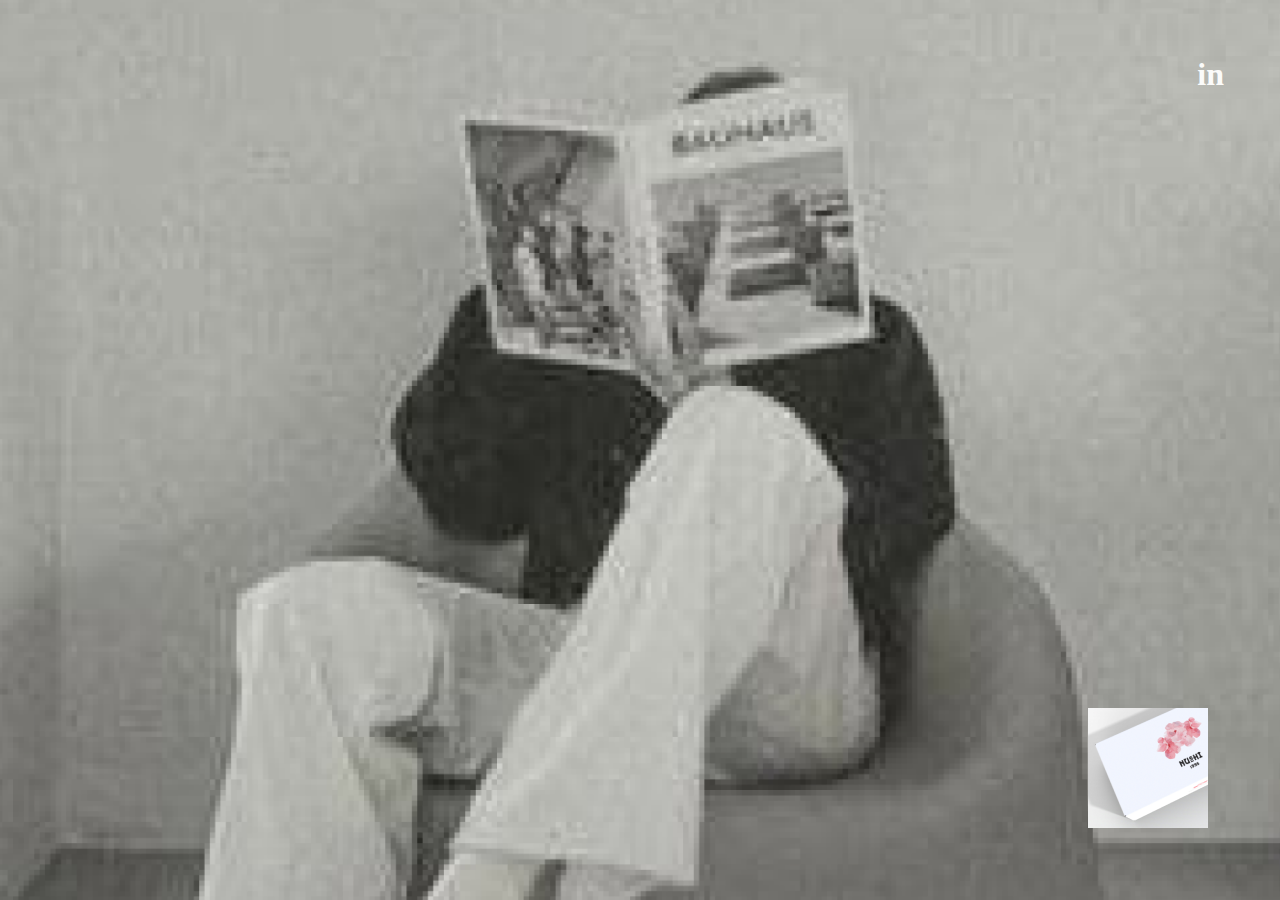
<file: webpage/index.html>
<!DOCTYPE html>
<html lang="en">
<head>
  <meta charset="UTF-8">
  <meta name="viewport" content="width=device-width, initial-scale=1.0">
  <title>Fabijan Nushi</title>
  <link rel="stylesheet" href="index.css">
</head>
<body>
  <img src="./assets/background.png" alt="background" class="cover">
  <a class="in">in</a>
  <a class="box" href="./menu/index.html">
    <img src="./assets/box-cherry.png" alt="background" class="box">
  </a>
</body>
</html>
</file>
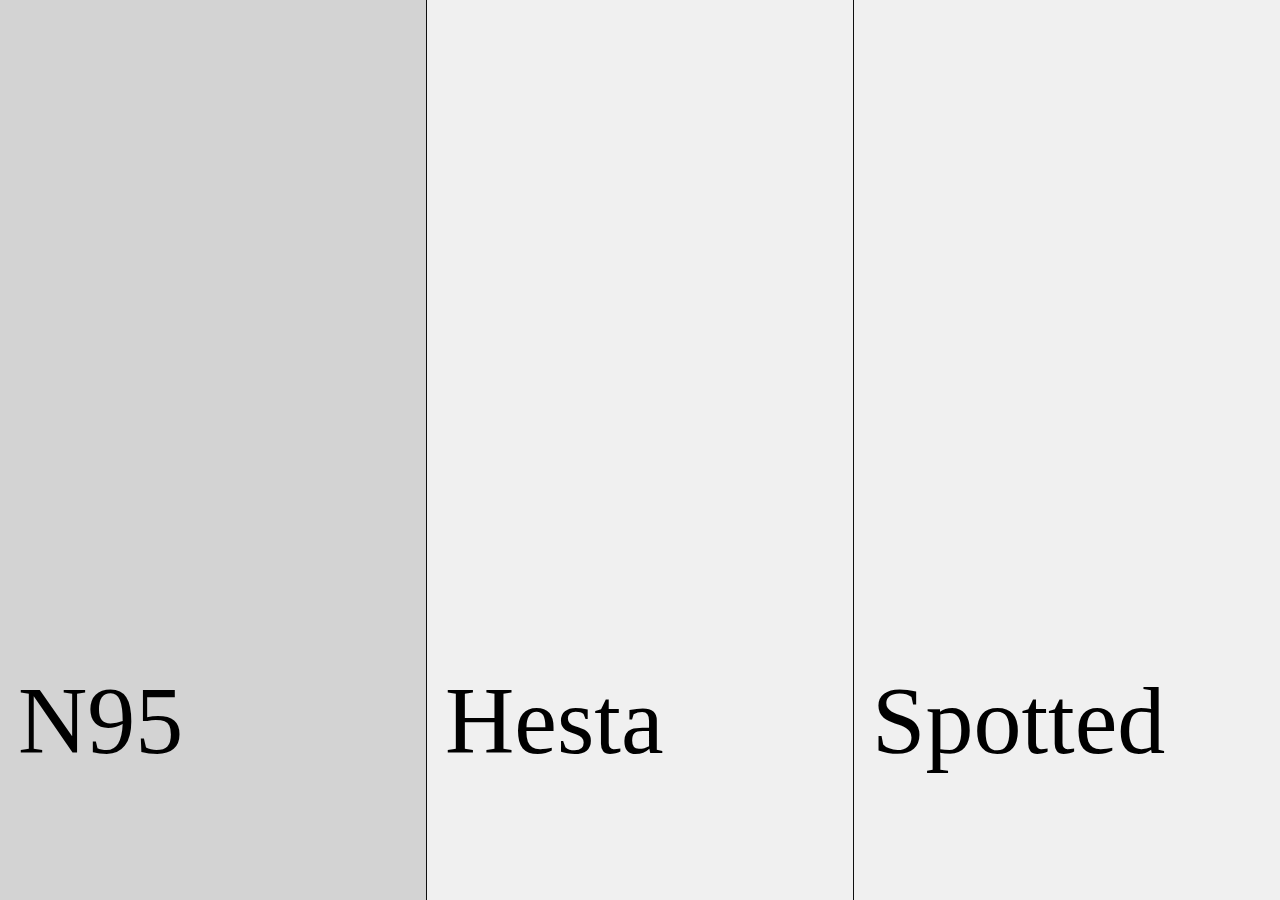
<file: webpage/menu/index.html>
<!DOCTYPE html>
<html lang="en">
<head>
    <meta charset="UTF-8">
    <meta name="viewport" content="width=device-width, initial-scale=1.0">
    <title>Fabijan Nushi</title>
    <link rel="stylesheet" href="menu.css">
</head>
<body>
    <a class="column n95" href="../n95/index.html">
      <div class="label">n95</div>
      <img src="./images/n95.png" alt="bg" class="bg">
    </a>
    <a class="column hesta" href="../hesta/index.html">
      <div class="label">hesta</div>
      <img src="./images/hesta.png" alt="bg" class="bg">
    </a>
    <a class="column spotted" href="../spotted/index.html">
      <div class="label">spotted</div>
      <img src="./images/spotted.png" alt="bg" class="bg" width="1316" height="740">
    </a>
</body>
</html>
</file>
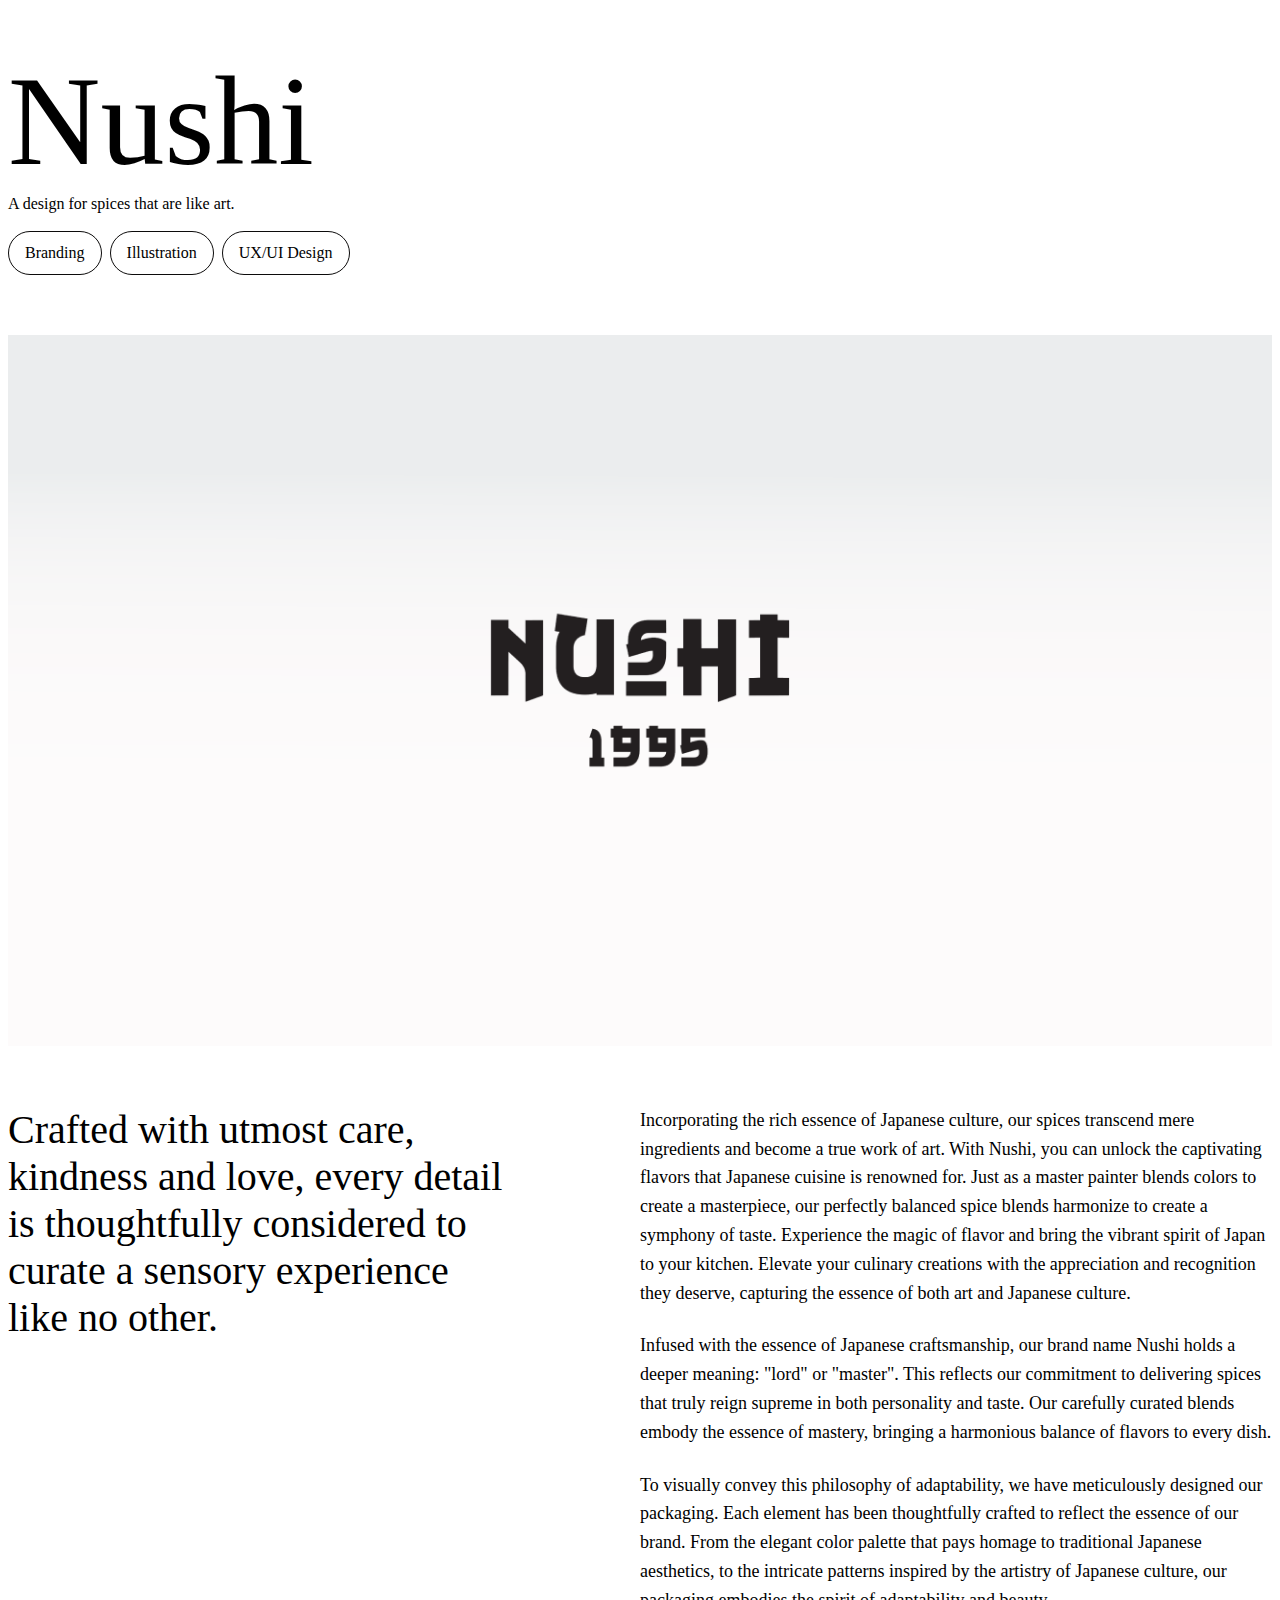
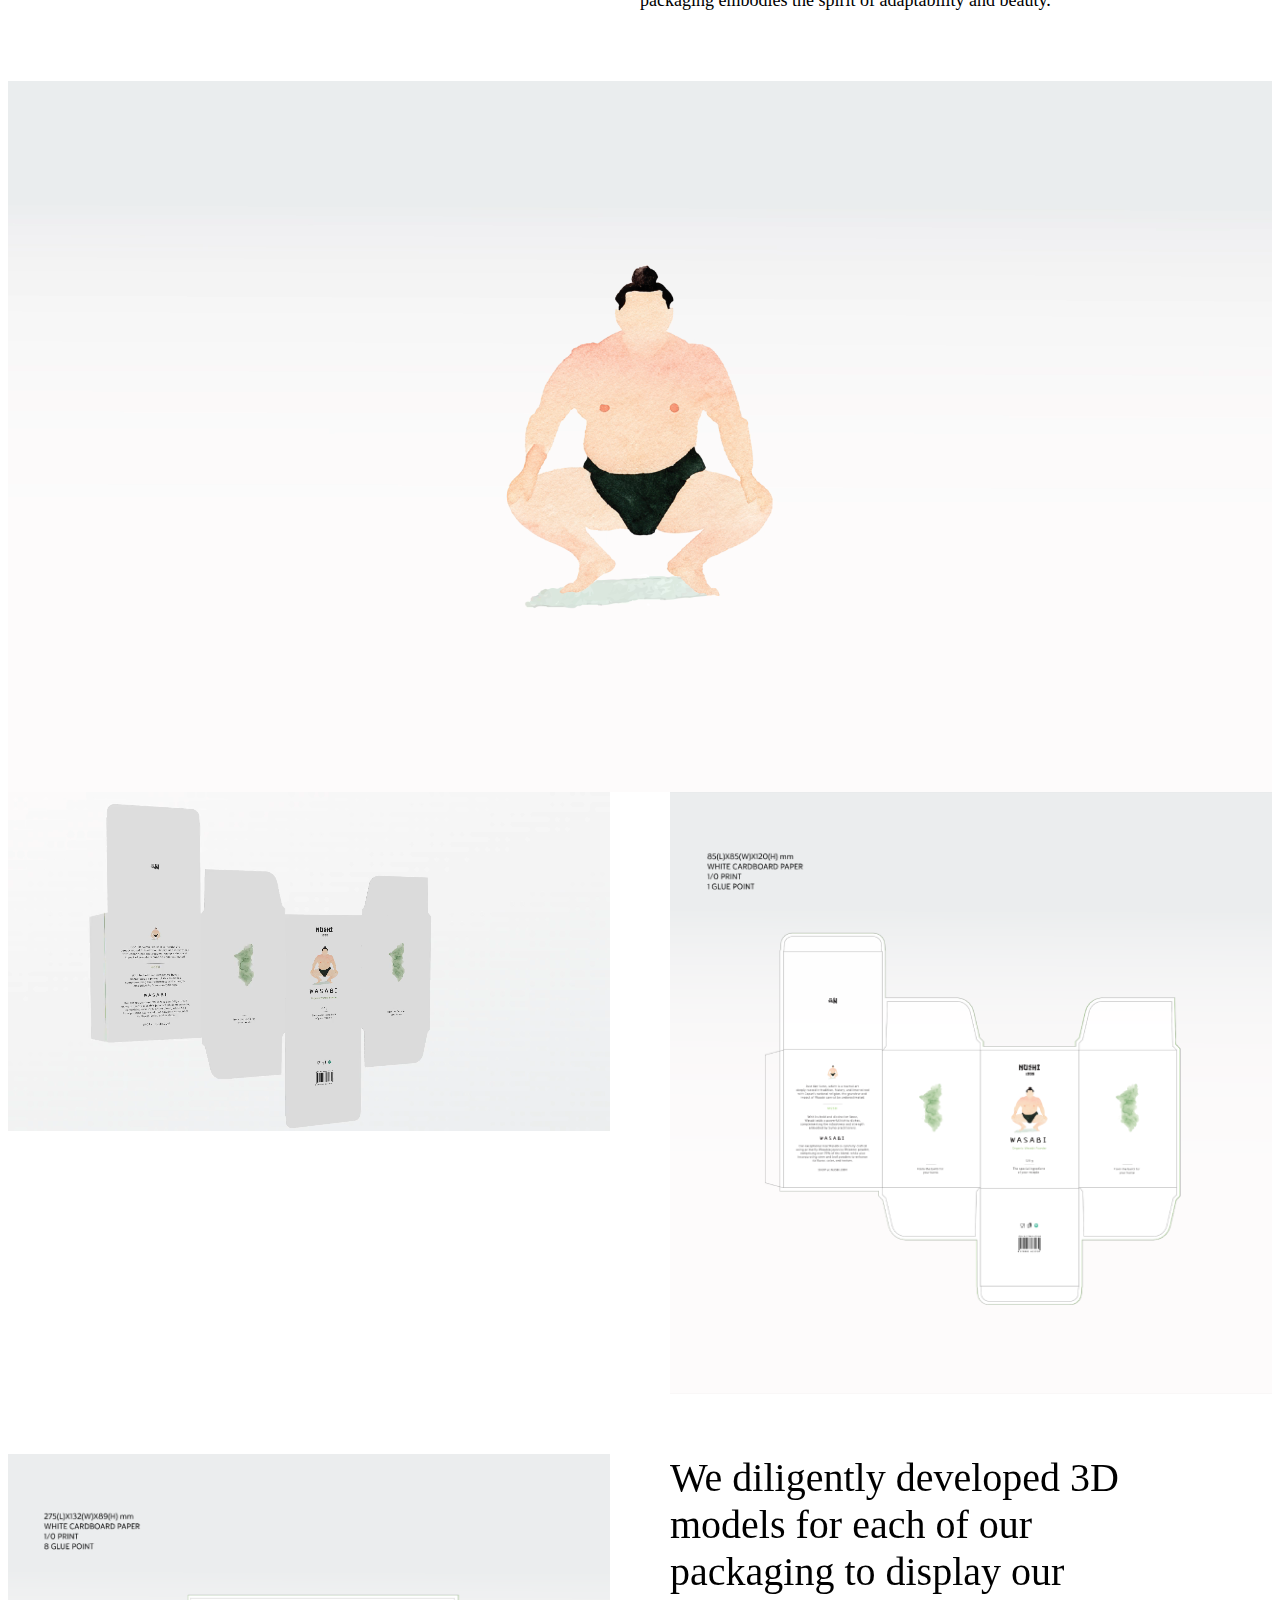
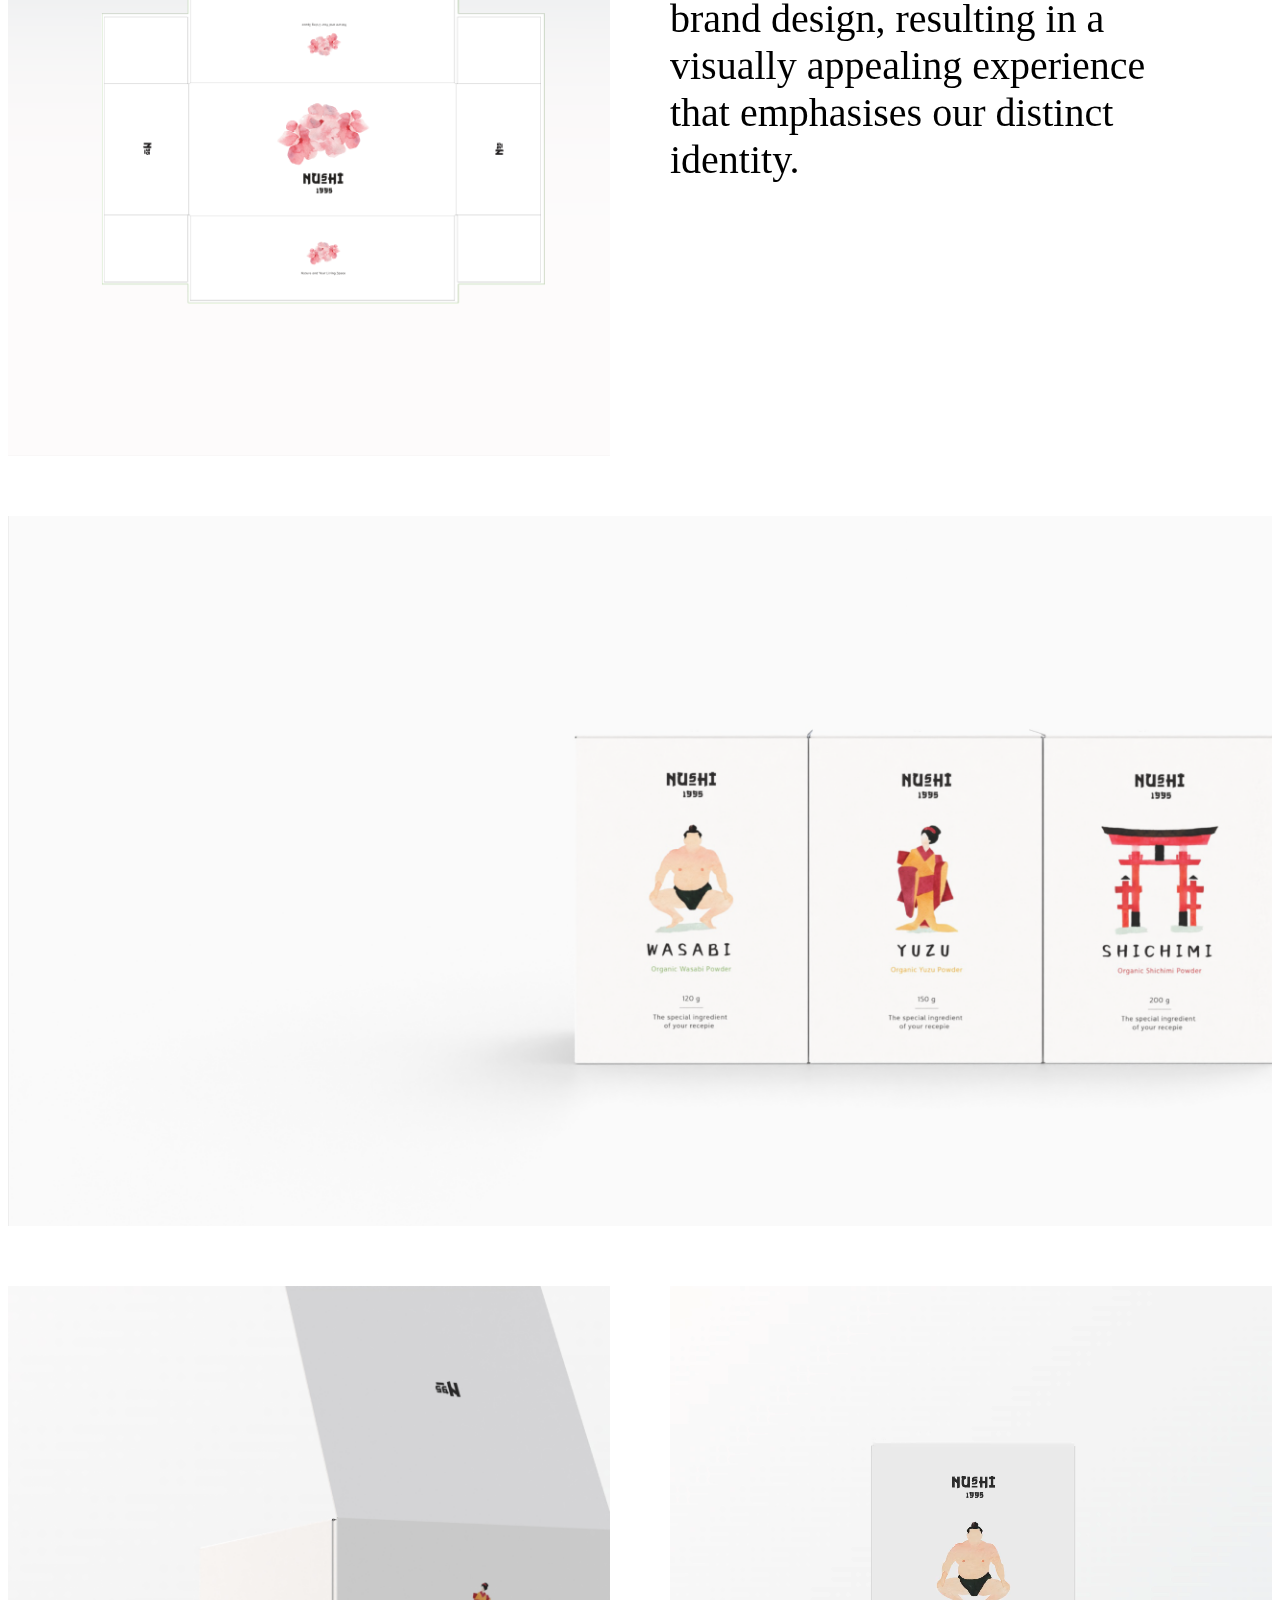
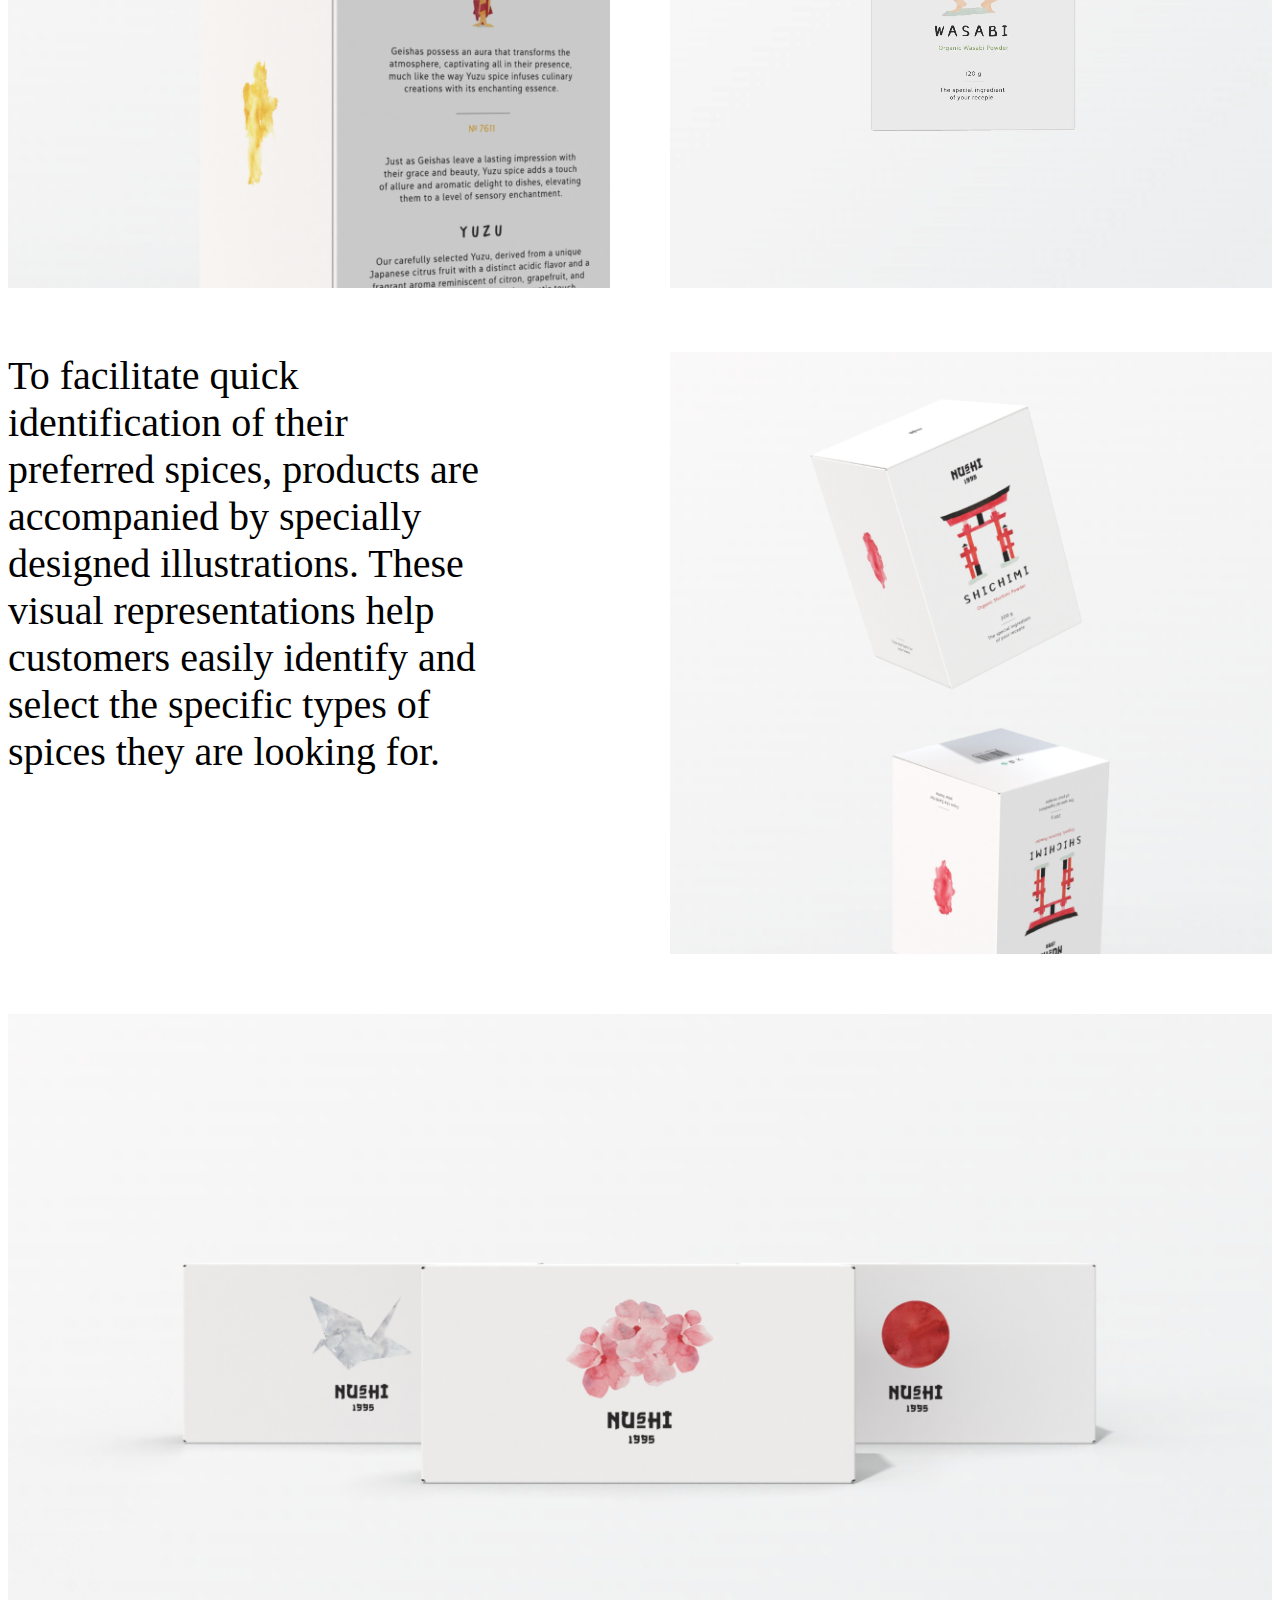
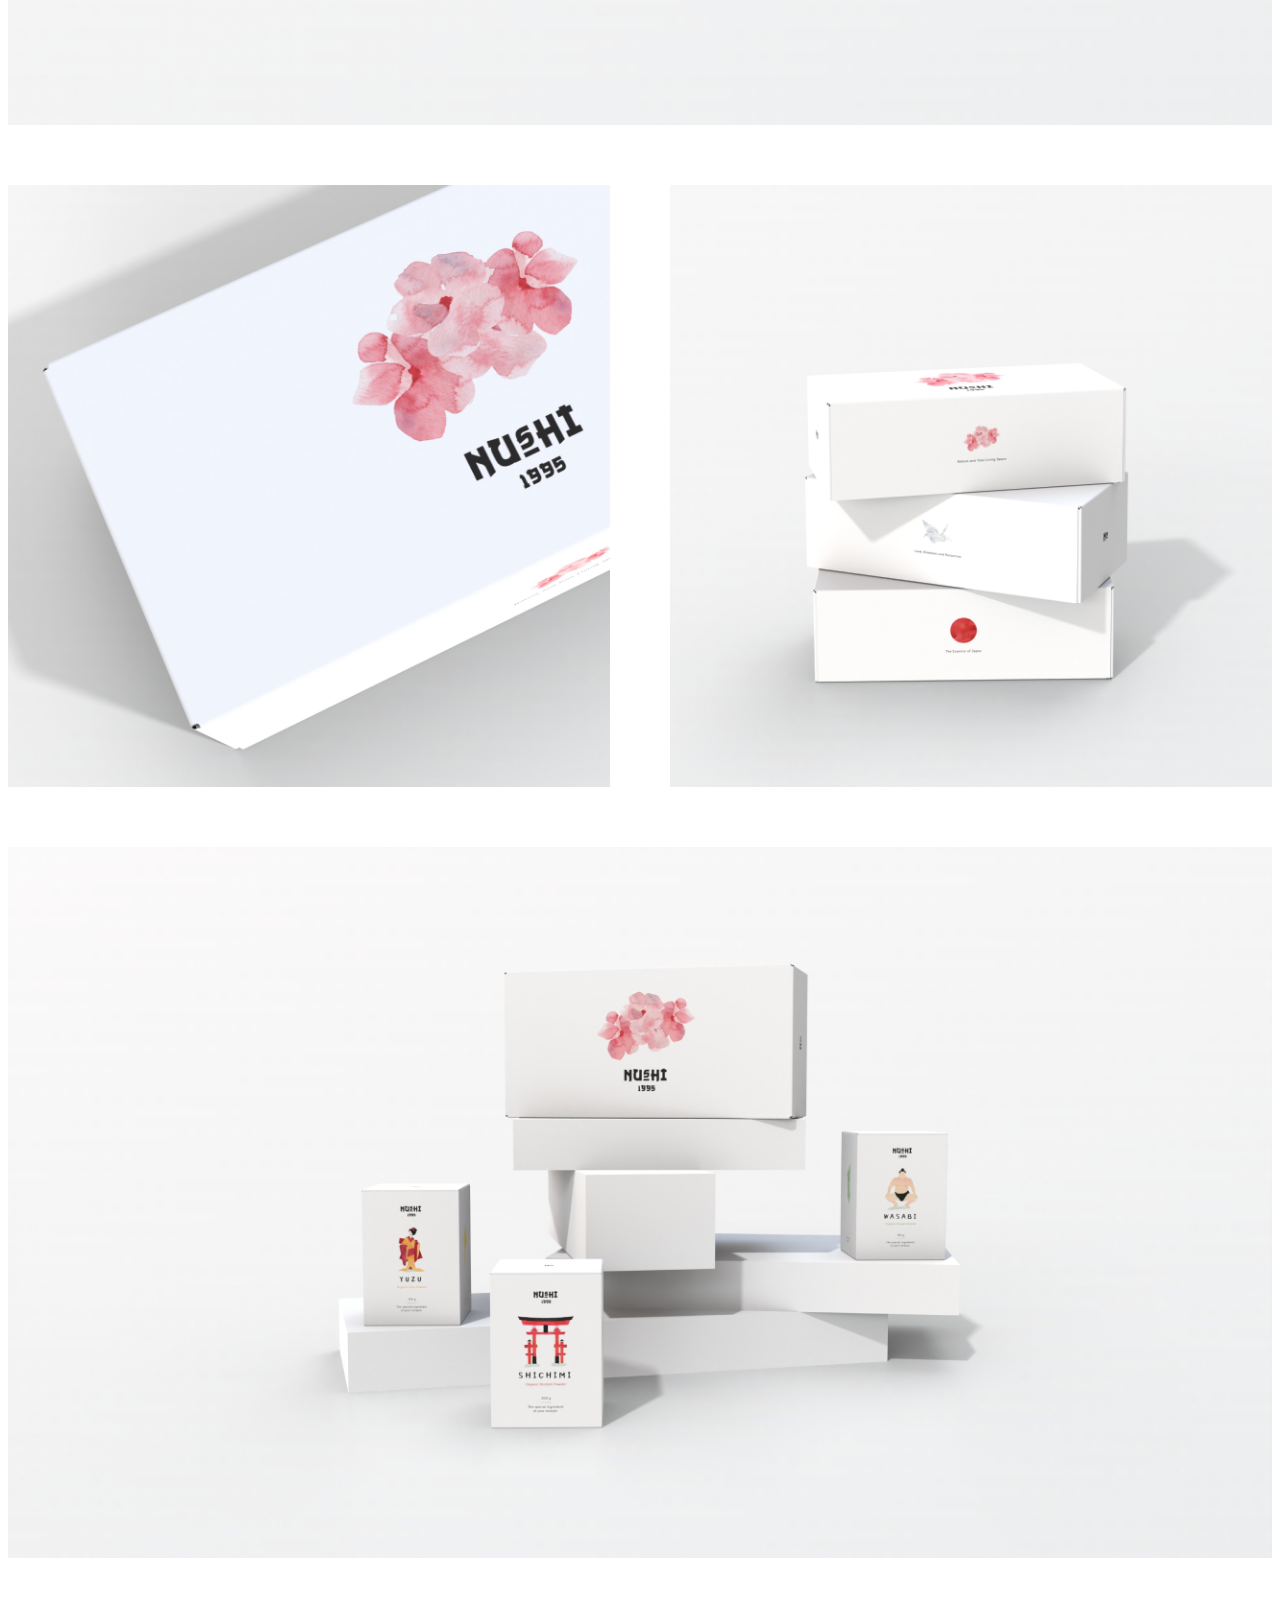
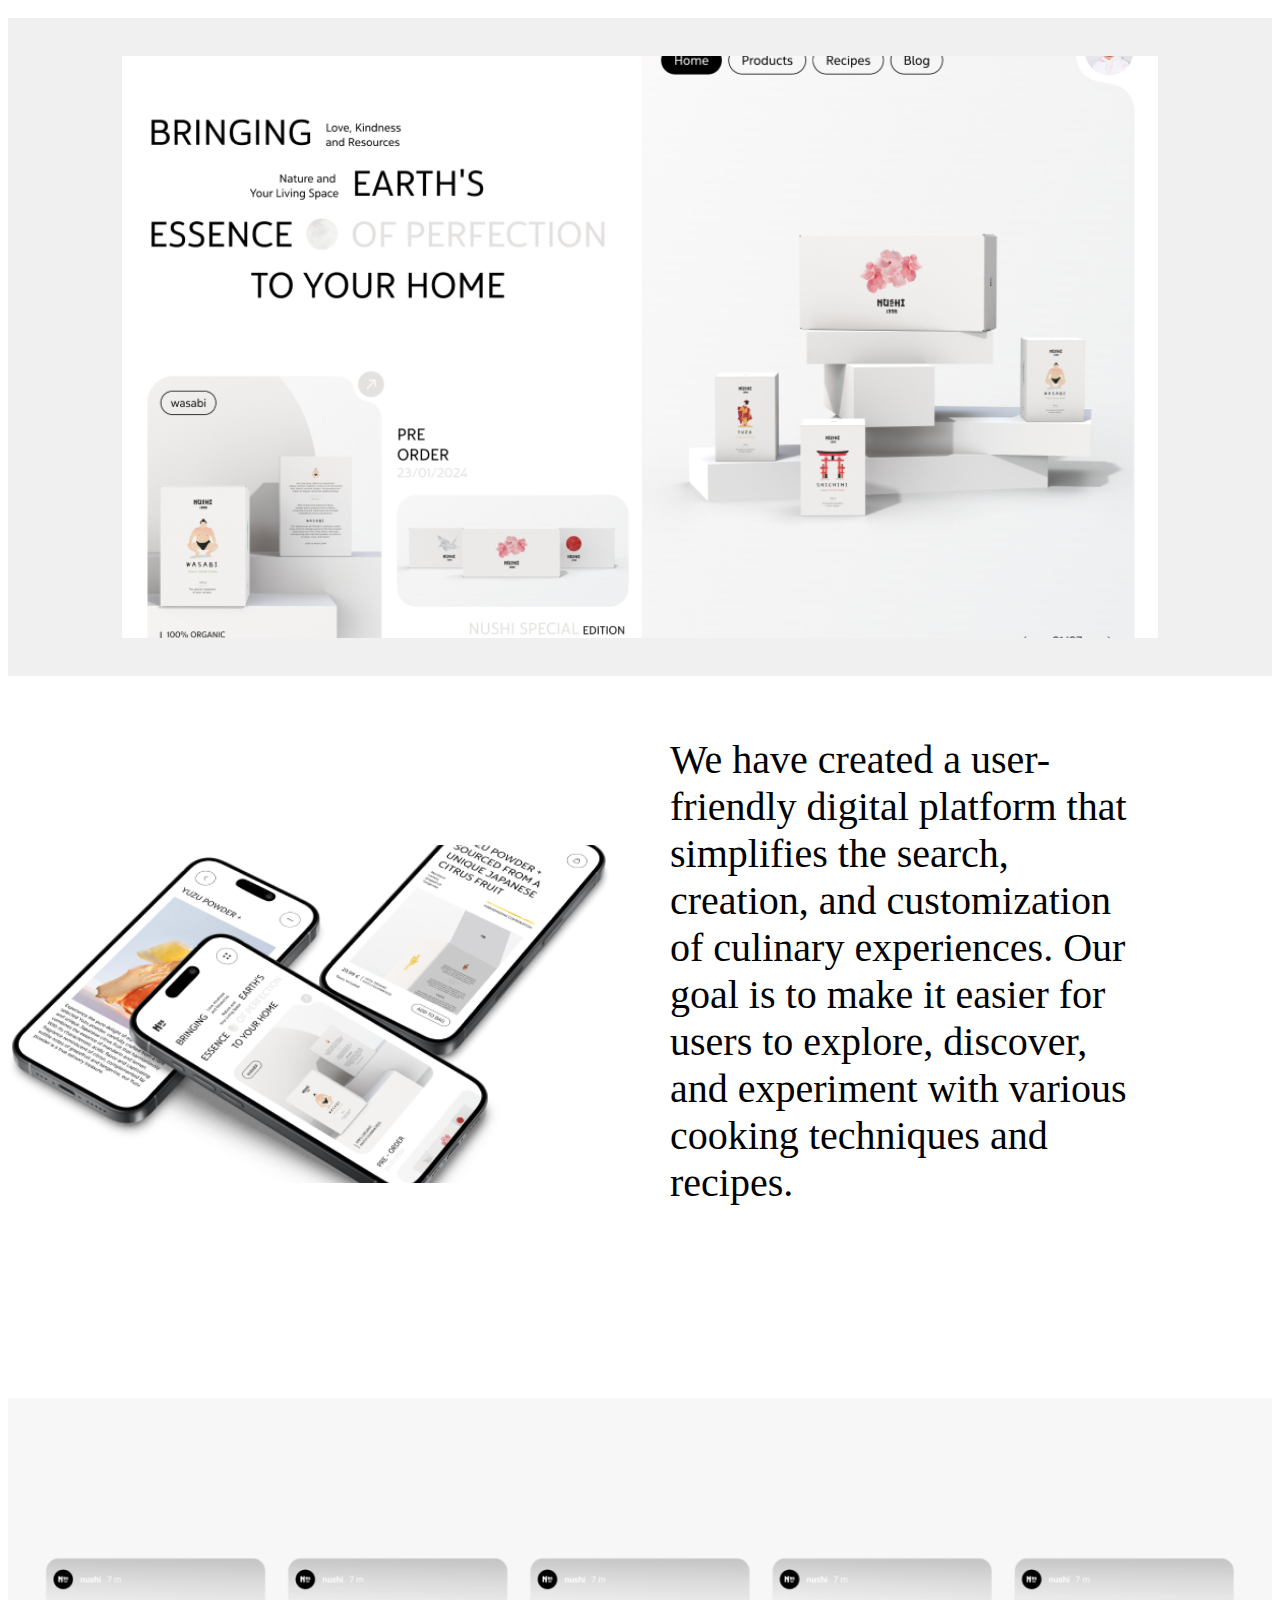
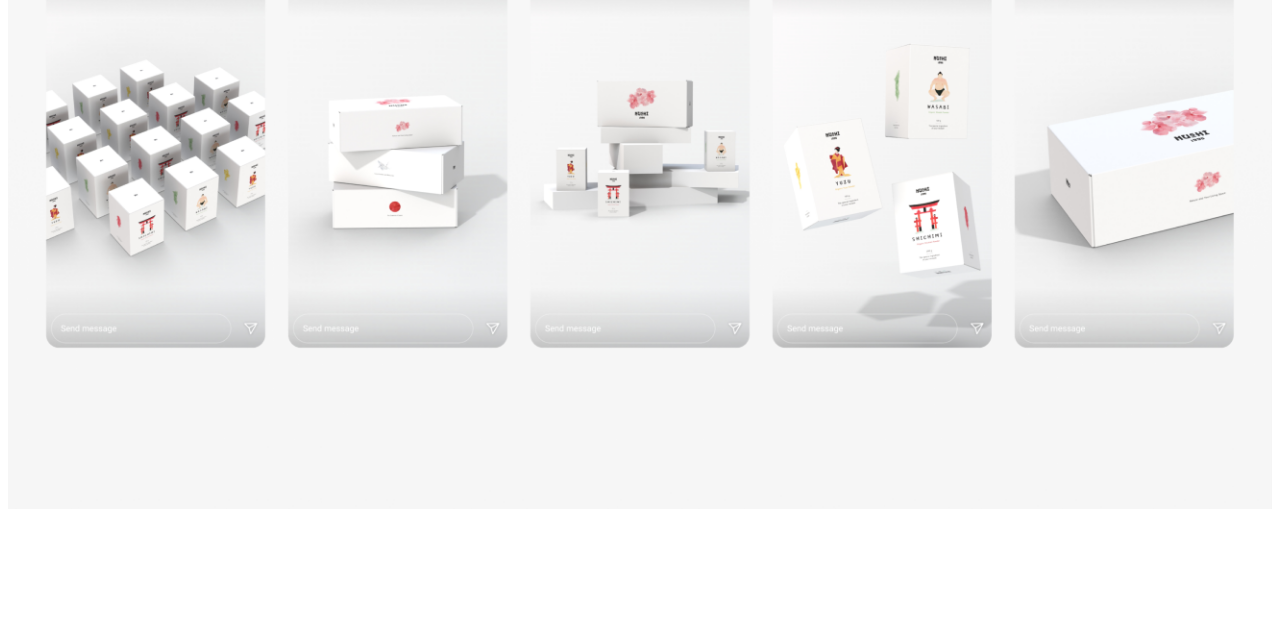
<file: webpage/n95/index.html>
<!DOCTYPE html>
<html lang="en">
<head>
  <meta charset="UTF-8">
  <meta name="viewport" content="width=device-width, initial-scale=1.0">
  <title>Fabijan Nushi</title>
  <link rel="stylesheet" href="./n95.css">
  <link rel="stylesheet" href="../common.css">
</head>
<body>
  <div class="main col">
    <div class="col mg-b-60">
      <div class="title mg-42">Nushi</div>
      <div class="text-20 mg-b-18">A design for spices that are like art.</div>
      <div class="row">
        <div class="badge mg-r-8">Branding</div>
        <div class="badge mg-r-8">Illustration</div>
        <div class="badge">UX/UI Design</div>
      </div>
    </div>
    <div class="mg-b-60 shaded-image logo"></div>
    <div class="row mg-b-42" >
      <div class="f1">
        <p class="text40">
          Crafted with utmost care, kindness and love, every detail is thoughtfully considered to curate a sensory experience like no other.
        </p>
      </div>
      <div class="f1">
        <p class="text18">Incorporating the rich essence of Japanese culture, our spices transcend mere ingredients and become a true work of art. With Nushi, you can unlock the captivating flavors that Japanese cuisine is renowned for. Just as a master painter blends colors to create a masterpiece, our perfectly balanced spice blends harmonize to create a symphony of taste. Experience the magic of flavor and bring the vibrant spirit of Japan to your kitchen. Elevate your culinary creations with the appreciation and recognition they deserve, capturing the essence of both art and Japanese culture.</p>
        <p class="text18">Infused with the essence of Japanese craftsmanship, our brand name Nushi holds a deeper meaning: "lord" or "master". This reflects our commitment to delivering spices that truly reign supreme in both personality and taste. Our carefully curated blends embody the essence of mastery, bringing a harmonious balance of flavors to every dish.</p>
        <p class="text18">To visually convey this philosophy of adaptability, we have meticulously designed our packaging. Each element has been thoughtfully crafted to reflect the essence of our brand. From the elegant color palette that pays homage to traditional Japanese aesthetics, to the intricate patterns inspired by the artistry of Japanese culture, our packaging embodies the spirit of adaptability and beauty.</p>
      </div>
    </div>
    <video autoplay muted loop>
      <source src="./videos/sumo-animation.mp4" type="video/mp4">
      Your browser does not support the video tag.
    </video>
    <div class="row gap-60 mg-b-60">
      <div class="f1">
        <video autoplay muted loop>
          <source src="./videos/box-animation.mp4" type="video/mp4">
          Your browser does not support the video tag.
        </video>
      </div>
      <div class="f1">
        <div class="shaded-image wasaby-box ar1"></div>
      </div>
    </div>
    <div class="row gap-60 mg-b-60">
      <div class="f1">
        <div class="shaded-image cherry-box ar1"></div>
      </div>
      <div class="f1">
        <p class="text40">
          We diligently developed 3D models for each of our packaging to display our brand design, resulting in a visually appealing experience that emphasises our distinct identity.
        </p>
      </div>
    </div>
    <div class="row gap-60 mg-b-60">
      <div class="f1">
        <div class="shaded-image main-boxes"></div>
      </div>
    </div>
    <div class="row gap-60 mg-b-60">
      <div class="f1">
        <div class="shaded-image main-box ar1"></div>
      </div>
      <div class="f1">
        <video autoplay muted loop>
          <source src="./videos/main-boxes.mp4" type="video/mp4">
          Your browser does not support the video tag.
        </video>
      </div>
    </div>
    <div class="row gap-60 mg-b-60">
      <div class="f1">
        <p class="text40">
          To facilitate quick identification of their preferred spices, products are accompanied by specially designed illustrations. These visual representations help customers easily identify and select the specific types of spices they are looking for.
        </p>
      </div>
      <div class="f1">
        <div class="shaded-image shichimi-box ar1"></div>
      </div>
    </div>
    <div class="row gap-60 mg-b-60">
      <div class="f1">
        <div class="shaded-image nushi-boxes"></div>
      </div>
    </div>
    <div class="row gap-60 mg-b-60">
      <div class="f1">
        <div class="shaded-image nushi-box-1 ar1"></div>
      </div>
      <div class="f1">
        <div class="shaded-image nushi-box-2 ar1"></div>
      </div>
    </div>
    <div class="row gap-60 mg-b-60">
      <div class="f1">
        <div class="shaded-image nushi-promoting"></div>
      </div>
    </div>
    <div class="row gap-60 mg-b-60">
      <div class="f1 gift-boxes-bg">
        <div class="shaded-image gift-boxes"></div>
      </div>
    </div>
    <div class="row gap-60 mg-b-60">
      <div class="f1 ar1">
        <div class="shaded-image trio-box"></div>
      </div>
      <div class="f1">
        <p class="text40">
          We have created a user-friendly digital platform that simplifies the search, creation, and customization of culinary experiences. Our goal is to make it easier for users to explore, discover, and experiment with various cooking techniques and recipes.
        </p>
      </div>
    </div>
    <div class="row gap-60 mg-b-60">
      <div class="f1">
        <div class="shaded-image insta-boxes"></div>
      </div>
    </div>
  </div>
</body>
</html>
</file>
<file: webpage/index.css>
body {
  margin: 0;
  overflow: hidden;
  position: relative;
  width: 100vw;
  height: 100vh;
}

.cover {
  width: 100vw;
  height: 100vh;
  object-fit: cover;
  position: absolute;
  top: 0;
  left: 0;
  z-index: 1;
}
a.box {
  position: absolute;
  bottom: 36px;
  right: 36px;
  width: 120px;
  height: 120px;
  z-index: 2;
  cursor: pointer;
}
img.box {
  position: absolute;
  width: 120px;
  height: 120px;
  bottom: 36px;
  right: 36px;
  z-index: 2;
}
a.in {
  position: absolute;
  right: 56px;
  top: 56px;
  z-index: 2;
  color: #FBFBFA;
  font-family: Inter;
  font-size: 32px;
  font-style: normal;
  font-weight: 900;
  line-height: normal;
}
</file>
<file: webpage/menu/menu.css>
body {
  margin: 0;
  display: flex;
  height: 100vh;
}

.column {
  flex: 1;
  display: flex;
  align-items: center;
  justify-content: center;
  cursor: pointer;
  background-color: #f0f0f0;
  transition: background-color 0.3s;
  position: relative;
}

.column:hover {
  background-color: #d3d3d3;
}
.column:not(:last-child) {
  border-right: 1px solid #0F0F0F;
}
.column:hover>.label {
  display: none;
}
.column:hover>.bg {
  display: block;
}
.column>.bg {
  display: none;
  position: absolute;
  top: 0;
  left: 0;
  width: 100%;
  height: 100%;
}
.column>.label {
  position: absolute;
  left: 18px;
  bottom: 124px;
  color: #000;
  font-family: Visby;
  font-size: 96px;
  font-style: normal;
  font-weight: 500;
  line-height: normal;
  text-transform: capitalize;
}
.spotted>.bg {
  background-color: #FF0000;
}
.n95>.bg {
  width: 1316px;
  height: 740px;
  background-color: #FF0000;
  display: none !important;
}
.hesta>.bg {
  background-color: #FF0000;
}
.n95>.label {
  display: block !important;
}
</file>
<file: webpage/n95/n95.css>
.logo {
  background: url('./images/nushi-logo.png'), lightgray 50% / cover no-repeat;
}
.wasaby-box {
  background: url('./images/wasaby-box.png'), lightgray 50% / cover no-repeat;
}
.cherry-box {
  background: url('./images/cherry-box.png'), lightgray 50% / cover no-repeat;
}
.main-box {
  background: url('./images/main-box.png'), lightgray 50% / cover no-repeat;
}
.main-boxes {
  background: url('./images/main-boxes.png'), lightgray 50% / cover no-repeat;
}
.shichimi-box {
  background: url('./images/shichimi-box.png'), lightgray 50% / cover no-repeat;
}
.nushi-box-1 {
  background: url('./images/nushi-box-1.png'), lightgray 50% / cover no-repeat;
}
.nushi-box-2 {
  background: url('./images/nushi-box-2.png'), lightgray 50% / cover no-repeat;
}
.nushi-boxes {
  background: url('./images/nushi-boxes.png'), lightgray 50% / cover no-repeat;
}
.nushi-promoting {
  background: url('./images/nushi-promoting.png'), lightgray 50% / cover no-repeat;
}
.gift-boxes-bg {
  background: rgba(211,211,211, .35)
  
}
.gift-boxes {
  margin: 3% 9%;
  background: url('./images/gift-boxes.png');
  background-repeat: no-repeat !important;
  background-position:  initial !important;
  
}
.trio-box {
  background: url('./images/trio-box.png') , white 50% / cover no-repeat;
  margin: 18% 0;
  background-size: contain !important;
  background-repeat: no-repeat;
}
.insta-boxes {
  background: url('./images/insta-boxes.png'), lightgray 50% / cover no-repeat;
}
p {
  margin-block-start: 0;
  margin-block-end: 24px;
}
.sumo-animation {
  width: 100vw;
  height: 100vh;
  background: url('./videos/sumo-animation.mp4') center/cover no-repeat fixed;
  /* overflow: hidden; */
  background-position: center;
  aspect-ratio: auto 1316/740;
  background-size: cover;
}
</file>
<file: webpage/common.css>
.main {
  max-width: 1316px;
  min-width: 556px;
  margin: 48px auto;
}
.title {
  color: #000;
  font-family: Visby;
  font-size: 128px;
  font-style: normal;
  font-weight: 500;
  line-height: normal;
}
.text18 {
  color: #000;
  font-family: Visby;
  font-size: 18px;
  font-style: normal;
  font-weight: 500;
  line-height: 160%;
}
.text20 {
  color: #000;
  text-align: center;
  font-family: Visby;
  font-size: 20px;
  font-style: normal;
  font-weight: 500;
  line-height: normal;
}
.text40 {
  color: #000;
  font-family: Visby;
  font-size: 40px;
  font-style: normal;
  font-weight: 500;
  line-height: normal;
  padding-right: 20%;
}
.shaded-image {
  background-position: center !important;
  aspect-ratio: auto 1316/740;
  background-size: cover !important;
}
.ar1 {
  aspect-ratio: auto 1/1;
}

.badge {
  padding: 12px 16px;
  border-radius: 32px;
  border: 1px solid #0C0B0B;
  display: flex;
  align-items: center;
  justify-content: center;
}
a {
  cursor: pointer;
}

.mg-b-60 {
  margin-bottom: 60px;
}
.mg-b-42 {
  margin-bottom: 42px;
}
.mg-b-18 {
  margin-bottom: 18px;
}
.mg-r-8 {
  margin-right: 8px;
}

.row {
  display: flex;
}
.col {
  display: flex;
  flex-direction: column;
}
.centered {
  align-items: center;
  justify-content: center;
}
.f1 {
  flex: 1;
}
.gap-60 {
  gap: 60px;
}

video {
  width: 100%;
}

.center-text {
  max-width: 55%;
  margin: 0% auto;
}
.center-text > .label {
  color: #000;
  font-family: Visby;
  font-size: 24px;
  font-style: normal;
  font-weight: 500;
  line-height: 160%;
  text-transform: capitalize;
  margin-bottom: 24px;
}
.center-text > .text {
  color: #000;
  font-family: Visby;
  font-size: 18px;
  font-style: normal;
  font-weight: 500;
  line-height: 160%;
}
</file>
